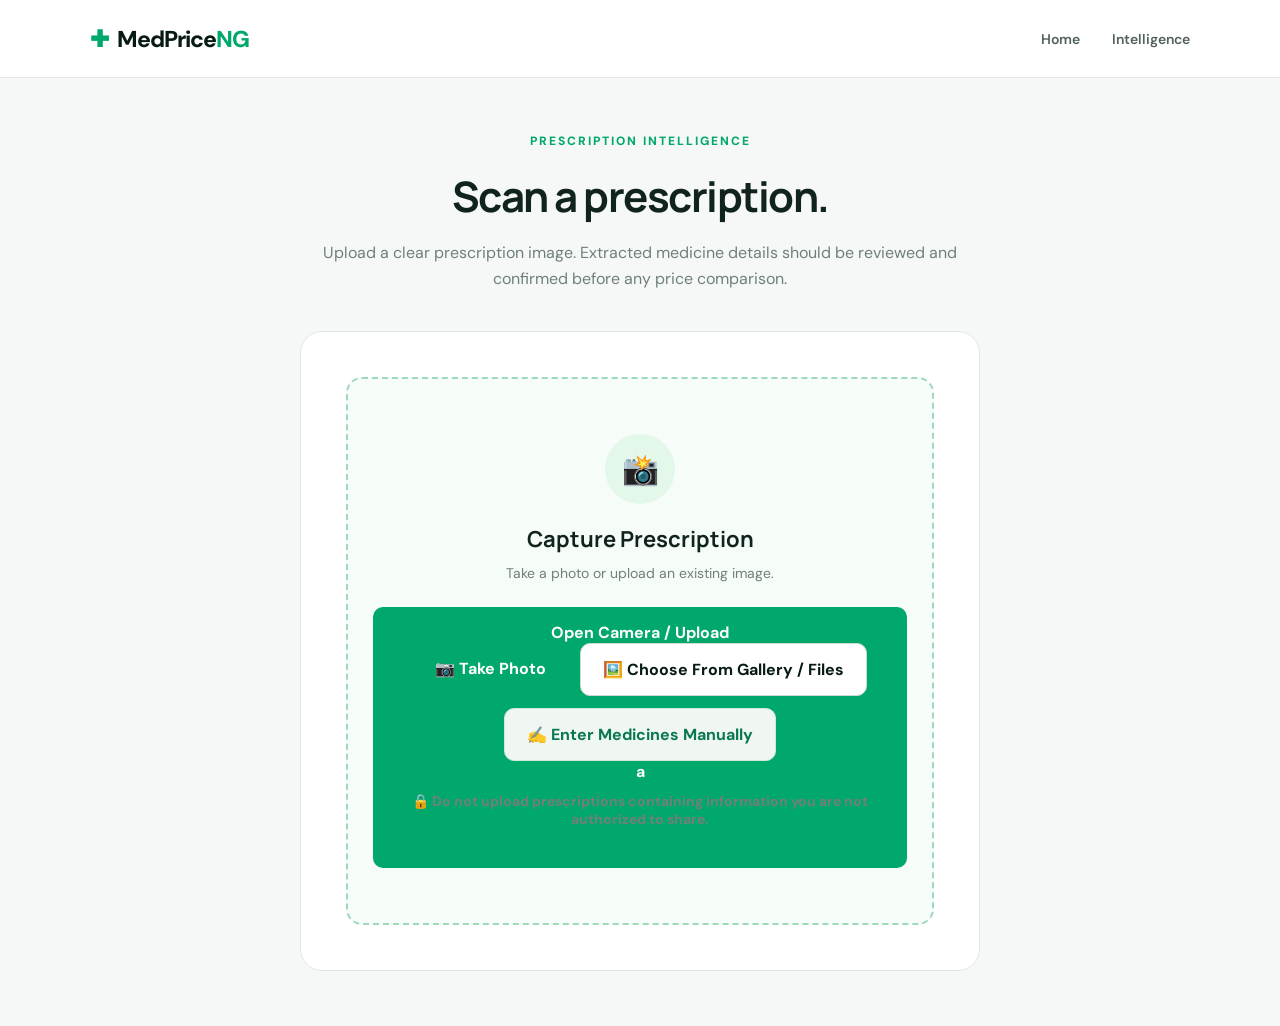
<file: check-price.html>
<!DOCTYPE html>
<html lang="en">
<head>
<meta charset="UTF-8">
<meta name="viewport" content="width=device-width, initial-scale=1.0">

<title>Prescription Scanner | MedPrice NG</title>

<link rel="stylesheet" href="style.css">

<style>

body {
  background: #f5f8f6;
}

/* PAGE */

.scanner-page {
  min-height: calc(100vh - 78px);
  padding: 55px 7%;
}

/* HEADER */

.scanner-header {
  text-align: center;
  max-width: 700px;
  margin: 0 auto 40px;
}

.scanner-header h1 {
  font-size: 42px;
  letter-spacing: -1.5px;
}

.scanner-header p {
  color: #708078;
  margin-top: 15px;
  line-height: 1.6;
}

/* UPLOAD */

.upload-card {
  max-width: 680px;
  margin: auto;
  background: white;
  border: 1px solid #dfe8e3;
  border-radius: 22px;
  padding: 45px;
  text-align: center;
}

.upload-zone {
  border: 2px dashed #9ed9bc;
  background: #f6fcf8;
  border-radius: 16px;
  padding: 55px 25px;
}

.camera-circle {
  width: 70px;
  height: 70px;
  background: #e3f7eb;
  border-radius: 50%;
  display: flex;
  justify-content: center;
  align-items: center;
  font-size: 30px;
  margin: auto auto 20px;
}

.upload-zone h2 {
  font-size: 22px;
}

.upload-zone p {
  color: #718078;
  margin: 10px auto 25px;
  font-size: 14px;
}

.upload-button {
  display: inline-block;
  background: #00a86b;
  color: white;
  padding: 15px 22px;
  border-radius: 10px;
  font-weight: bold;
  cursor: pointer;
}

#prescriptionImage {
  display: none;
}

.security-note {
  margin-top: 25px;
  font-size: 12px;
  color: #89968f;
}

/* PREVIEW */

.preview-section {
  display: none;
  max-width: 850px;
  margin: auto;
}

.preview-grid {
  display: grid;
  grid-template-columns: 1fr 1fr;
  gap: 25px;
}

.image-card,
.info-card {
  background: white;
  border: 1px solid #e0e7e3;
  border-radius: 18px;
  padding: 25px;
}

.card-label {
  font-size: 11px;
  letter-spacing: 1.5px;
  color: #819089;
  font-weight: bold;
  margin-bottom: 20px;
}

.image-preview {
  width: 100%;
  max-height: 400px;
  object-fit: contain;
  border-radius: 12px;
  background: #f4f6f5;
}

.info-card h2 {
  font-size: 30px;
  line-height: 1.15;
}

.info-card p {
  color: #718078;
  line-height: 1.6;
  margin: 18px 0 30px;
}

.analyse-button {
  width: 100%;
  border: none;
  background: #071a14;
  color: white;
  padding: 17px;
  border-radius: 10px;
  font-weight: bold;
  font-size: 15px;
  cursor: pointer;
}

/* ANALYSIS */

.analysis-section {
  display: none;
  max-width: 850px;
  margin: auto;
}

.analysis-card {
  background: white;
  border-radius: 22px;
  border: 1px solid #e0e7e3;
  padding: 40px;
}

.analysis-top {
  display: flex;
  justify-content: space-between;
  align-items: center;
}

.analysis-top h2 {
  font-size: 28px;
}

.live-analysis {
  color: #00a86b;
  background: #e8f8ef;
  padding: 8px 12px;
  border-radius: 20px;
  font-size: 11px;
  font-weight: bold;
}

/* SCANNER */

.scan-area {
  height: 260px;
  margin: 30px 0;
  background: #071a14;
  border-radius: 16px;
  position: relative;
  overflow: hidden;
}

.scan-area img {
  width: 100%;
  height: 100%;
  object-fit: contain;
  opacity: 0.6;
}

.scan-line {
  position: absolute;
  width: 100%;
  height: 3px;
  background: #00e68a;
  top: 0;
  box-shadow: 0 0 15px #00e68a;
  animation: scan 2s linear infinite;
}

@keyframes scan {
  0% { top: 0; }
  100% { top: 100%; }
}

/* PROCESSING */

.processing-list {
  margin-top: 25px;
}

.process-item {
  padding: 16px 0;
  border-bottom: 1px solid #edf1ef;
  color: #8a9690;
  display: flex;
  justify-content: space-between;
}

.process-item.active {
  color: #15231d;
  font-weight: bold;
}

.process-item.complete {
  color: #00a86b;
}

/* RESULTS */

.results-section {
  display: none;
  max-width: 900px;
  margin: auto;
}

.results-header {
  text-align: center;
  margin-bottom: 30px;
}

.results-header h1 {
  font-size: 38px;
}

.results-header p {
  color: #718078;
  margin-top: 12px;
}

/* MEDICINE TABLE */

.medicine-card {
  background: white;
  border-radius: 18px;
  border: 1px solid #e0e7e3;
  overflow: hidden;
}

.medicine-row {
  display: grid;
  grid-template-columns: 2fr 1fr 1fr 80px;
  gap: 15px;
  padding: 20px 25px;
  border-bottom: 1px solid #edf1ef;
  align-items: center;
}

.medicine-row.header {
  background: #f7faf8;
  font-size: 10px;
  font-weight: bold;
  color: #829089;
  letter-spacing: 1px;
}

.medicine-name {
  font-weight: bold;
}

.confidence {
  background: #e8f8ef;
  color: #008653;
  padding: 6px 9px;
  border-radius: 20px;
  font-size: 11px;
  display: inline-block;
}

.edit-button {
  border: 1px solid #dce5e0;
  background: white;
  padding: 8px;
  border-radius: 7px;
  cursor: pointer;
}

.confirm-area {
  margin-top: 25px;
  background: #071a14;
  color: white;
  padding: 30px;
  border-radius: 18px;
  display: flex;
  justify-content: space-between;
  align-items: center;
}

.confirm-area p {
  color: #a6b8af;
  font-size: 13px;
  margin-top: 7px;
}

.confirm-button {
  border: none;
  background: #00a86b;
  color: white;
  padding: 15px 20px;
  border-radius: 10px;
  font-weight: bold;
  cursor: pointer;
}

/* MOBILE */

@media(max-width: 700px) {

  .scanner-page {
    padding: 35px 5%;
  }

  .scanner-header h1 {
    font-size: 32px;
  }

  .upload-card {
    padding: 20px;
  }

  .preview-grid {
    grid-template-columns: 1fr;
  }

  .medicine-row {
    grid-template-columns: 1.5fr 1fr 70px;
    font-size: 13px;
  }

  .medicine-row div:nth-child(3) {
    display: none;
  }

  .confirm-area {
    flex-direction: column;
    align-items: flex-start;
    gap: 20px;
  }

}

</style>
</head>

<body>

<nav class="navbar">

  <a href="index.html" class="logo">
    <span class="logo-icon">✚</span>
    MedPrice<span>NG</span>
  </a>

  <div class="nav-links">
    <a href="index.html">Home</a>
    <a href="dashboard.html">Intelligence</a>
  </div>

</nav>


<main class="scanner-page">

<!-- UPLOAD SCREEN -->

<section id="uploadSection">

  <div class="scanner-header">

    <div class="section-label">PRESCRIPTION INTELLIGENCE</div>

    <h1>Scan a prescription.</h1>

    <p>
      Upload a clear prescription image. Extracted medicine details should
      be reviewed and confirmed before any price comparison.
    </p>

  </div>


  <div class="upload-card">

    <div class="upload-zone">

      <div class="camera-circle">📸</div>

      <h2>Capture Prescription</h2>

      <p>
        Take a photo or upload an existing image.
      </p>

      <label for="prescriptionImage" class="upload-button">
        Open Camera / Upload
      <div class="upload-options">

  <label for="cameraInput" class="upload-button">
    📷 Take Photo
  </label>

  <label for="fileInput" class="file-button">
    🖼️ Choose From Gallery / Files
  </label>
   <a href="manual-entry.html" class="manual-button">
  ✍️ Enter Medicines Manually
</a>
        
</div>


<!-- CAMERA -->

<input
  type="file"
  id="cameraInput"
  accept="image/*"
  capture="environment"
  style="display:none"
>


<!-- GALLERY / FILES -->

<input
  type="file"
  id="fileInput"
  accept="image/*"
  style="display:none"
>
        a<p class="security-note">
      🔒 Do not upload prescriptions containing information you are not authorized to share.
    </p>

  </div>

</section>


<!-- PREVIEW SCREEN -->

<section class="preview-section" id="previewSection">

  <div class="preview-grid">

    <div class="image-card">

      <div class="card-label">PRESCRIPTION IMAGE</div>

      <img id="imagePreview" class="image-preview">

    </div>


    <div class="info-card">

      <div class="card-label">READY FOR ANALYSIS</div>

      <h2>Let's understand your prescription.</h2>

      <p>
        MedPrice will extract potential medicine names and details.
        You will be asked to confirm the results before price matching.
      </p>

      <button class="analyse-button" onclick="startAnalysis()">
        ✦ Analyse Prescription
      </button>

    </div>

  </div>

</section>


<!-- ANALYSIS SCREEN -->

<section class="analysis-section" id="analysisSection">

  <div class="analysis-card">

    <div class="analysis-top">

      <div>
        <div class="section-label">MEDPRICE ENGINE</div>
        <h2>Analysing prescription</h2>
      </div>

      <div class="live-analysis">
        ● PROCESSING
      </div>

    </div>


    <div class="scan-area">

      <img id="scanImage">

      <div class="scan-line"></div>

    </div>


    <div class="processing-list">

      <div class="process-item" id="step1">
        <span>Reading prescription image</span>
        <span>○</span>
      </div>

      <div class="process-item" id="step2">
        <span>Detecting medicine names</span>
        <span>○</span>
      </div>

      <div class="process-item" id="step3">
        <span>Extracting strength and dosage</span>
        <span>○</span>
      </div>

      <div class="process-item" id="step4">
        <span>Preparing medicines for confirmation</span>
        <span>○</span>
      </div>

    </div>

  </div>

</section>


<!-- RESULTS -->

<section class="results-section" id="resultsSection">

  <div class="results-header">

    <div class="section-label">EXTRACTION RESULTS</div>

    <h1>Please confirm detected medicines</h1>

    <p>
      Review the extracted information carefully. Correct anything unclear
      before continuing to price comparison.
    </p>

  </div>


  <div class="medicine-card">

    <div class="medicine-row header">

      <div>MEDICINE</div>
      <div>STRENGTH</div>
      <div>AI CONFIDENCE</div>
      <div>EDIT</div>

    </div>


    <!-- DEMO DATA -->

    <div class="medicine-row">

      <div class="medicine-name">Medicine A</div>
      <div>500mg</div>
      <div><span class="confidence">Demo</span></div>

      <button class="edit-button">Edit</button>

    </div>


    <div class="medicine-row">

      <div class="medicine-name">Medicine B</div>
      <div>20mg</div>
      <div><span class="confidence">Demo</span></div>

      <button class="edit-button">Edit</button>

    </div>


    <div class="medicine-row">

      <div class="medicine-name">Medicine C</div>
      <div>1g</div>
      <div><span class="confidence">Demo</span></div>

      <button class="edit-button">Edit</button>

    </div>

  </div>


  <div class="confirm-area">

    <div>
      <h2>Ready to check prices?</h2>

      <p>
        Confirmed medicines will be matched against available price records.
      </p>
    </div>

    <button class="confirm-button" onclick="showPriceReport()">
      Confirm & Check Prices →
    </button>

  </div>

</section>

</main>


<script>

let uploadedImageURL = "";


/* IMAGE UPLOAD */

document
.getElementById("prescriptionImage")
.addEventListener("change", function(event) {

  const file = event.target.files[0];

  if (!file) return;

  uploadedImageURL = URL.createObjectURL(file);

  document.getElementById("imagePreview").src =
  uploadedImageURL;

  document.getElementById("scanImage").src =
  uploadedImageURL;


  document.getElementById("uploadSection")
  .style.display = "none";

  document.getElementById("previewSection")
  .style.display = "block";

});


/* START ANALYSIS */

function startAnalysis() {

  document.getElementById("previewSection")
  .style.display = "none";

  document.getElementById("analysisSection")
  .style.display = "block";


  const steps = [

    "step1",
    "step2",
    "step3",
    "step4"

  ];


  let current = 0;


  function runStep() {

    if (current > 0) {

      const previous =
      document.getElementById(steps[current - 1]);

      previous.classList.remove("active");

      previous.classList.add("complete");

      previous.querySelector("span:last-child")
      .innerHTML = "✓";

    }


    if (current < steps.length) {

      const step =
      document.getElementById(steps[current]);

      step.classList.add("active");

      current++;

      setTimeout(runStep, 1300);

    }

    else {

      setTimeout(function() {

        document.getElementById("analysisSection")
        .style.display = "none";

        document.getElementById("resultsSection")
        .style.display = "block";

      }, 700);

    }

  }


  runStep();

}


/* PRICE REPORT */
function showPriceReport() {

  window.location.href = "price-report.html";

  }

</script>

</body>
  </html>
</file>
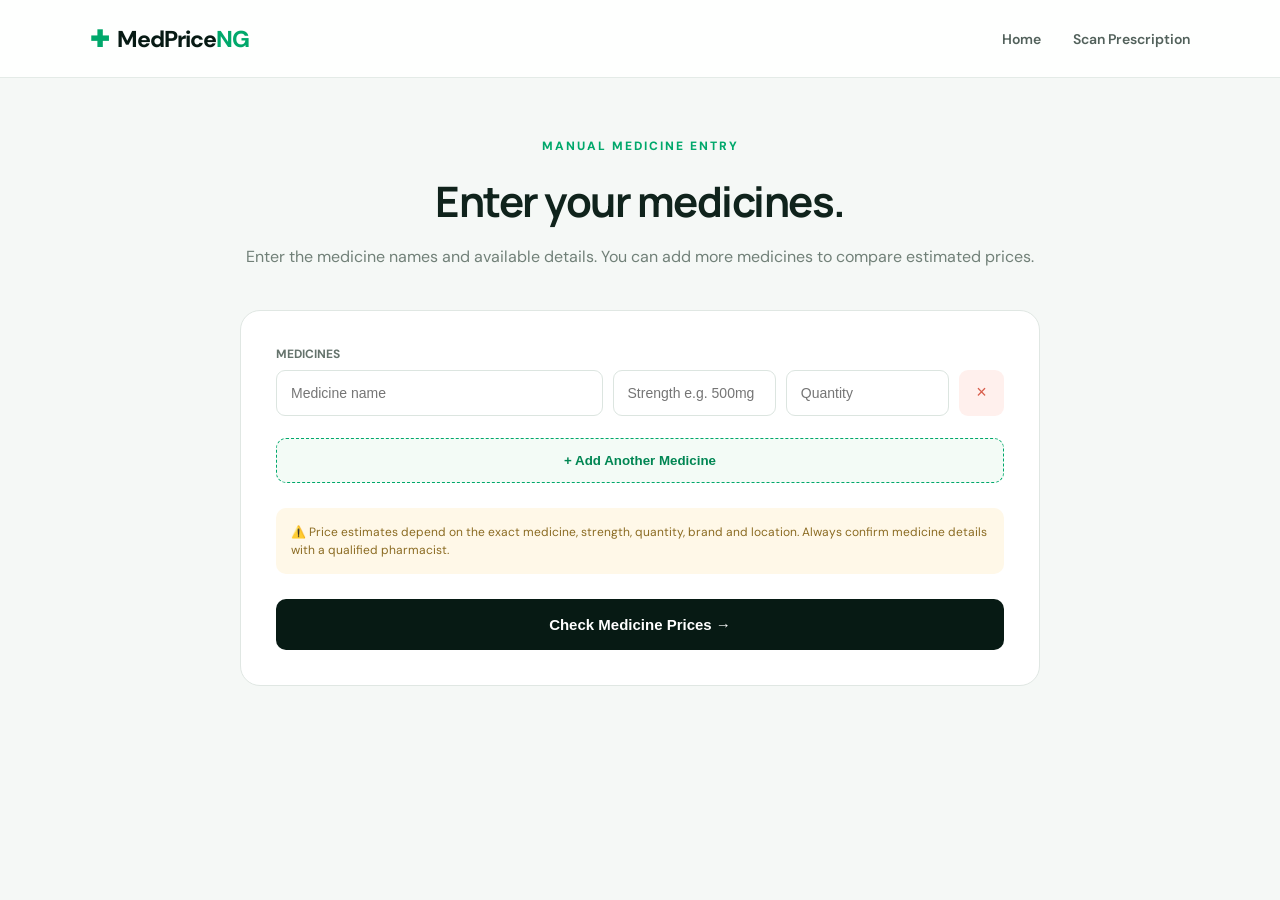
<file: manual-entry.html>
<!DOCTYPE html>
<html lang="en">
<head>
<meta charset="UTF-8">
<meta name="viewport" content="width=device-width, initial-scale=1.0">

<title>Enter Medicines | MedPrice NG</title>

<link rel="stylesheet" href="style.css">

<style>

body {
  background: #f5f8f6;
}

.manual-page {
  min-height: calc(100vh - 78px);
  padding: 60px 7%;
}

.manual-container {
  max-width: 800px;
  margin: auto;
}

.manual-header {
  text-align: center;
  margin-bottom: 40px;
}

.manual-header h1 {
  font-size: 42px;
  letter-spacing: -1.5px;
}

.manual-header p {
  color: #718078;
  margin-top: 14px;
  line-height: 1.6;
}

.manual-card {
  background: white;
  border: 1px solid #e0e7e3;
  border-radius: 20px;
  padding: 35px;
}

.manual-card label {
  display: block;
  font-size: 12px;
  font-weight: bold;
  color: #65736c;
  margin-bottom: 8px;
}

.medicine-input-row {
  display: grid;
  grid-template-columns: 2fr 1fr 1fr 45px;
  gap: 10px;
  margin-bottom: 12px;
}

.medicine-input-row input {
  width: 100%;
  padding: 14px;
  border: 1px solid #dce5e0;
  border-radius: 9px;
  font-size: 14px;
}

.remove-btn {
  border: none;
  background: #fff0ed;
  color: #d85d4b;
  border-radius: 9px;
  cursor: pointer;
  font-size: 18px;
}

.add-medicine {
  width: 100%;
  padding: 14px;
  border: 1px dashed #00a86b;
  color: #008653;
  background: #f3fbf6;
  border-radius: 10px;
  font-weight: bold;
  cursor: pointer;
  margin-top: 10px;
}

.manual-note {
  margin: 25px 0;
  padding: 15px;
  background: #fff8e8;
  border-radius: 10px;
  font-size: 12px;
  color: #8b6b22;
  line-height: 1.5;
}

.check-price-btn {
  width: 100%;
  border: none;
  background: #071a14;
  color: white;
  padding: 17px;
  border-radius: 10px;
  font-size: 15px;
  font-weight: bold;
  cursor: pointer;
}

@media(max-width: 650px) {

  .manual-page {
    padding: 35px 5%;
  }

  .manual-header h1 {
    font-size: 32px;
  }

  .medicine-input-row {
    grid-template-columns: 1fr 1fr;
  }

  .medicine-input-row input:first-child {
    grid-column: span 2;
  }

}

</style>

</head>

<body>

<nav class="navbar">

<a href="index.html" class="logo">
<span class="logo-icon">✚</span>
MedPrice<span>NG</span>
</a>

<div class="nav-links">
<a href="index.html">Home</a>
<a href="check-price.html">Scan Prescription</a>
</div>

</nav>


<main class="manual-page">

<div class="manual-container">

<div class="manual-header">

<div class="section-label">
MANUAL MEDICINE ENTRY
</div>

<h1>Enter your medicines.</h1>

<p>
Enter the medicine names and available details.
You can add more medicines to compare estimated prices.
</p>

</div>


<div class="manual-card">

<label>MEDICINES</label>


<div id="medicineList">

<div class="medicine-input-row">

<input
type="text"
placeholder="Medicine name"
class="medicineName"
>

<input
type="text"
placeholder="Strength e.g. 500mg"
class="strength"
>

<input
type="text"
placeholder="Quantity"
class="quantity"
>

<button
class="remove-btn"
onclick="removeMedicine(this)"
>
×
</button>

</div>

</div>


<button
class="add-medicine"
onclick="addMedicine()"
>
+ Add Another Medicine
</button>


<div class="manual-note">

⚠️ Price estimates depend on the exact medicine,
strength, quantity, brand and location. Always confirm
medicine details with a qualified pharmacist.

</div>


<button
class="check-price-btn"
onclick="checkPrices()"
>
Check Medicine Prices →
</button>

</div>

</div>

</main>


<script>

function addMedicine() {

const list =
document.getElementById("medicineList");

const row =
document.createElement("div");

row.className =
"medicine-input-row";

row.innerHTML = `

<input
type="text"
placeholder="Medicine name"
class="medicineName"
>

<input
type="text"
placeholder="Strength"
class="strength"
>

<input
type="text"
placeholder="Quantity"
class="quantity"
>

<button
class="remove-btn"
onclick="removeMedicine(this)"
>
×
</button>

`;

list.appendChild(row);

}


function removeMedicine(button) {

const row =
button.parentElement;

const list =
document.getElementById("medicineList");

if (
list.querySelectorAll(".medicine-input-row").length > 1
) {

row.remove();

}

}


function checkPrices() {

const medicines =
document.querySelectorAll(".medicineName");

let hasMedicine = false;


medicines.forEach(function(medicine) {

if (medicine.value.trim() !== "") {

hasMedicine = true;

}

});


if (!hasMedicine) {

alert(
"Please enter at least one medicine."
);

return;

}
/* SAVE MEDICINES */

const medicineData = [];

const rows = document.querySelectorAll(".medicine-input-row");

rows.forEach(function(row) {

  const name = row.querySelector(".medicineName").value.trim();
  const strength = row.querySelector(".strength").value.trim();
  const quantity = row.querySelector(".quantity").value.trim();

  if (name !== "") {

    medicineData.push({
      name: name,
      strength: strength || "Not specified",
      quantity: quantity || "1"
    });

  }

});


/* STORE DATA */

localStorage.setItem(
  "medpriceMedicines",
  JSON.stringify(medicineData)
);


/* GO TO REPORT */

window.location.href = "price-report.html";
}

</script>

</body>
  </html>
</file>
<file: style.css>
@import url('https://fonts.googleapis.com/css2?family=DM+Sans:wght@400;500;600;700&family=Manrope:wght@600;700;800&display=swap');

:root {
  --green: #00a86b;
  --dark: #071a14;
  --ink: #10231c;
  --muted: #66756f;
  --line: #e4ebe7;
  --soft: #f4f8f6;
}

* {
  margin: 0;
  padding: 0;
  box-sizing: border-box;
}

html {
  scroll-behavior: smooth;
}

body {
  font-family: "DM Sans", sans-serif;
  color: var(--ink);
  background: #ffffff;
}

h1, h2, h3 {
  font-family: "Manrope", sans-serif;
}

/* NAVBAR */

.navbar {
  height: 78px;
  display: flex;
  align-items: center;
  justify-content: space-between;
  padding: 0 7%;
  border-bottom: 1px solid var(--line);
  background: rgba(255,255,255,0.95);
  position: sticky;
  top: 0;
  z-index: 100;
}

.logo {
  text-decoration: none;
  color: var(--dark);
  font-size: 23px;
  font-weight: 800;
  letter-spacing: -1px;
}

.logo span:not(.logo-icon),
.footer-logo span:last-child {
  color: var(--green);
}

.logo-icon {
  color: var(--green);
  margin-right: 5px;
}

.nav-links {
  display: flex;
  gap: 32px;
}

.nav-links a {
  text-decoration: none;
  color: #52615b;
  font-size: 14px;
  font-weight: 600;
}

.nav-btn {
  text-decoration: none;
  background: var(--dark);
  color: white;
  padding: 12px 19px;
  border-radius: 9px;
  font-size: 14px;
  font-weight: 600;
}

/* HERO */

.hero {
  min-height: 650px;
  display: flex;
  align-items: center;
  padding: 100px 10%;
  position: relative;
  overflow: hidden;
  background:
    radial-gradient(circle at 90% 15%, rgba(0,168,107,0.15), transparent 23%),
    radial-gradient(circle at 75% 70%, rgba(0,168,107,0.08), transparent 25%),
    #fbfdfc;
}

.hero-content {
  max-width: 820px;
  position: relative;
  z-index: 2;
}

.eyebrow {
  display: inline-flex;
  align-items: center;
  gap: 9px;
  background: #e7f7ef;
  color: #08784e;
  padding: 9px 14px;
  border-radius: 30px;
  font-size: 13px;
  font-weight: 700;
  margin-bottom: 28px;
}

.pulse {
  width: 8px;
  height: 8px;
  background: var(--green);
  border-radius: 50%;
}

.hero h1 {
  font-size: clamp(48px, 7vw, 82px);
  line-height: 1.03;
  letter-spacing: -4px;
  max-width: 850px;
}

.hero h1 span {
  color: var(--green);
}

.hero-text {
  font-size: 19px;
  color: var(--muted);
  line-height: 1.7;
  max-width: 680px;
  margin-top: 28px;
}

.hero-buttons {
  display: flex;
  gap: 14px;
  margin-top: 35px;
  flex-wrap: wrap;
}

.primary-btn,
.outline-btn {
  text-decoration: none;
  padding: 16px 22px;
  border-radius: 10px;
  font-weight: 700;
  transition: 0.2s;
}

.primary-btn {
  background: var(--green);
  color: white;
}

.primary-btn:hover {
  transform: translateY(-2px);
  box-shadow: 0 10px 25px rgba(0,168,107,0.2);
}

.outline-btn {
  color: var(--ink);
  border: 1px solid #d6dfda;
  background: white;
}

.trust-row {
  display: flex;
  gap: 25px;
  flex-wrap: wrap;
  margin-top: 32px;
  font-size: 13px;
  color: #607069;
}

/* STATS */

.stats {
  padding: 35px 10%;
  background: var(--dark);
  display: grid;
  grid-template-columns: repeat(3, 1fr);
  gap: 30px;
  color: white;
}

.stats div {
  border-right: 1px solid rgba(255,255,255,0.15);
  padding-right: 25px;
}

.stats div:last-child {
  border: none;
}

.stats h2 {
  font-size: 20px;
}

.stats p {
  color: #9eb1a8;
  margin-top: 8px;
  font-size: 14px;
}

/* HOW */

.how {
  padding: 110px 10%;
}

.section-label {
  color: var(--green);
  font-size: 12px;
  font-weight: 800;
  letter-spacing: 2px;
  margin-bottom: 18px;
}

.how > h2 {
  font-size: clamp(34px, 5vw, 58px);
  line-height: 1.12;
  letter-spacing: -2px;
}

.flow-grid {
  display: grid;
  grid-template-columns: repeat(4, 1fr);
  gap: 18px;
  margin-top: 60px;
}

.flow-card {
  border: 1px solid var(--line);
  border-radius: 16px;
  padding: 28px;
  min-height: 270px;
  position: relative;
  background: white;
}

.number {
  position: absolute;
  top: 22px;
  right: 22px;
  color: #b7c3bd;
  font-size: 13px;
  font-weight: 700;
}

.flow-icon {
  font-size: 34px;
  margin: 25px 0;
}

.flow-card h3 {
  font-size: 20px;
  margin-bottom: 10px;
}

.flow-card p {
  color: var(--muted);
  font-size: 14px;
  line-height: 1.6;
}

/* INTELLIGENCE */

.intelligence {
  padding: 110px 10%;
  background: var(--soft);
}

.intelligence-content {
  display: grid;
  grid-template-columns: 1fr 1fr;
  gap: 90px;
  align-items: center;
}

.intelligence h2 {
  font-size: clamp(40px, 5vw, 64px);
  line-height: 1.05;
  letter-spacing: -3px;
}

.intelligence-content > div > p {
  color: var(--muted);
  line-height: 1.7;
  margin: 25px 0;
  max-width: 520px;
}

.feature {
  padding: 15px 0;
  border-bottom: 1px solid #dce6e1;
  font-weight: 600;
}

.feature span {
  color: var(--green);
  margin-right: 10px;
}

.intel-card {
  background: white;
  padding: 32px;
  border-radius: 20px;
  box-shadow: 0 25px 60px rgba(20,50,38,0.08);
}

.intel-top {
  display: flex;
  justify-content: space-between;
  font-size: 11px;
  font-weight: 800;
  letter-spacing: 1px;
  color: #73817b;
}

.live {
  color: var(--green);
}

.intel-card h3 {
  margin-top: 45px;
  font-size: 18px;
}

.price-range {
  font-family: "Manrope";
  font-size: 38px;
  font-weight: 800;
  margin: 18px 0 30px;
}

.price-range span {
  color: #94a29c;
}

.intel-bar {
  height: 10px;
  background: #e9efec;
  border-radius: 10px;
  overflow: hidden;
}

.bar-fill {
  height: 100%;
  width: 65%;
  background: linear-gradient(90deg, var(--green), #7adcae);
  border-radius: 10px;
}

.range-labels {
  display: flex;
  justify-content: space-between;
  color: #87938e;
  font-size: 11px;
  margin-top: 8px;
}

.savings-card {
  margin-top: 35px;
  padding: 20px;
  background: #effaf4;
  border-radius: 12px;
  display: flex;
  justify-content: space-between;
  align-items: center;
}

.savings-card span {
  font-size: 13px;
  color: #527061;
}

.savings-card strong {
  color: var(--green);
  font-size: 20px;
}

.demo-note {
  font-size: 11px;
  margin-top: 20px !important;
  color: #8b9691 !important;
}

/* ENTERPRISE */

.enterprise {
  padding: 100px 10%;
}

.enterprise-box {
  background: var(--dark);
  color: white;
  border-radius: 24px;
  padding: 65px;
  display: flex;
  justify-content: space-between;
  gap: 40px;
  align-items: center;
}

.enterprise h2 {
  font-size: clamp(32px, 4vw, 50px);
  line-height: 1.1;
  letter-spacing: -2px;
}

.enterprise p {
  color: #a5b5ae;
  line-height: 1.6;
  margin-top: 20px;
  max-width: 600px;
}

.enterprise-tags {
  display: flex;
  flex-wrap: wrap;
  gap: 10px;
  max-width: 260px;
}

.enterprise-tags span {
  border: 1px solid rgba(255,255,255,0.2);
  padding: 11px 14px;
  border-radius: 30px;
  font-size: 13px;
}

/* FOOTER */

footer {
  padding: 55px 10%;
  background: #030b08;
  color: white;
}

.footer-logo {
  font-size: 24px;
  font-weight: 800;
}

.footer-logo > span:first-child {
  color: var(--green);
}

footer p {
  color: #81918a;
  margin-top: 12px;
}

footer small {
  display: block;
  max-width: 550px;
  margin-top: 25px;
  color: #62726b;
  line-height: 1.6;
}

/* MOBILE */

@media (max-width: 850px) {

  .nav-links {
    display: none;
  }

  .navbar {
    padding: 0 5%;
  }

  .nav-btn {
    font-size: 12px;
    padding: 10px 12px;
  }

  .hero {
    padding: 90px 7%;
    min-height: 620px;
  }

  .hero h1 {
    letter-spacing: -2px;
  }

  .stats {
    grid-template-columns: 1fr;
    padding: 35px 7%;
  }

  .stats div {
    border-right: none;
    border-bottom: 1px solid rgba(255,255,255,0.15);
    padding: 15px 0;
  }

  .flow-grid {
    grid-template-columns: 1fr;
  }

  .how,
  .intelligence,
  .enterprise {
    padding: 80px 7%;
  }

  .intelligence-content {
    grid-template-columns: 1fr;
    gap: 50px;
  }

  .enterprise-box {
    padding: 35px 25px;
    flex-direction: column;
    align-items: flex-start;
  }

}
.upload-options {
  display: flex;
  justify-content: center;
  gap: 12px;
  flex-wrap: wrap;
}

.file-button {
  display: inline-block;
  background: white;
  color: #071a14;
  padding: 15px 22px;
  border-radius: 10px;
  font-weight: bold;
  cursor: pointer;
  border: 1px solid #cfd9d4;
}

.file-button:hover {
  background: #f2f6f4;
  }
.manual-button {
  display: inline-block;
  background: #f0f7f3;
  color: #08784e;
  padding: 15px 22px;
  border-radius: 10px;
  font-weight: bold;
  text-decoration: none;
  border: 1px solid #cce9da;
}

.manual-button:hover {
  background: #e4f4eb;
  }
</file>
